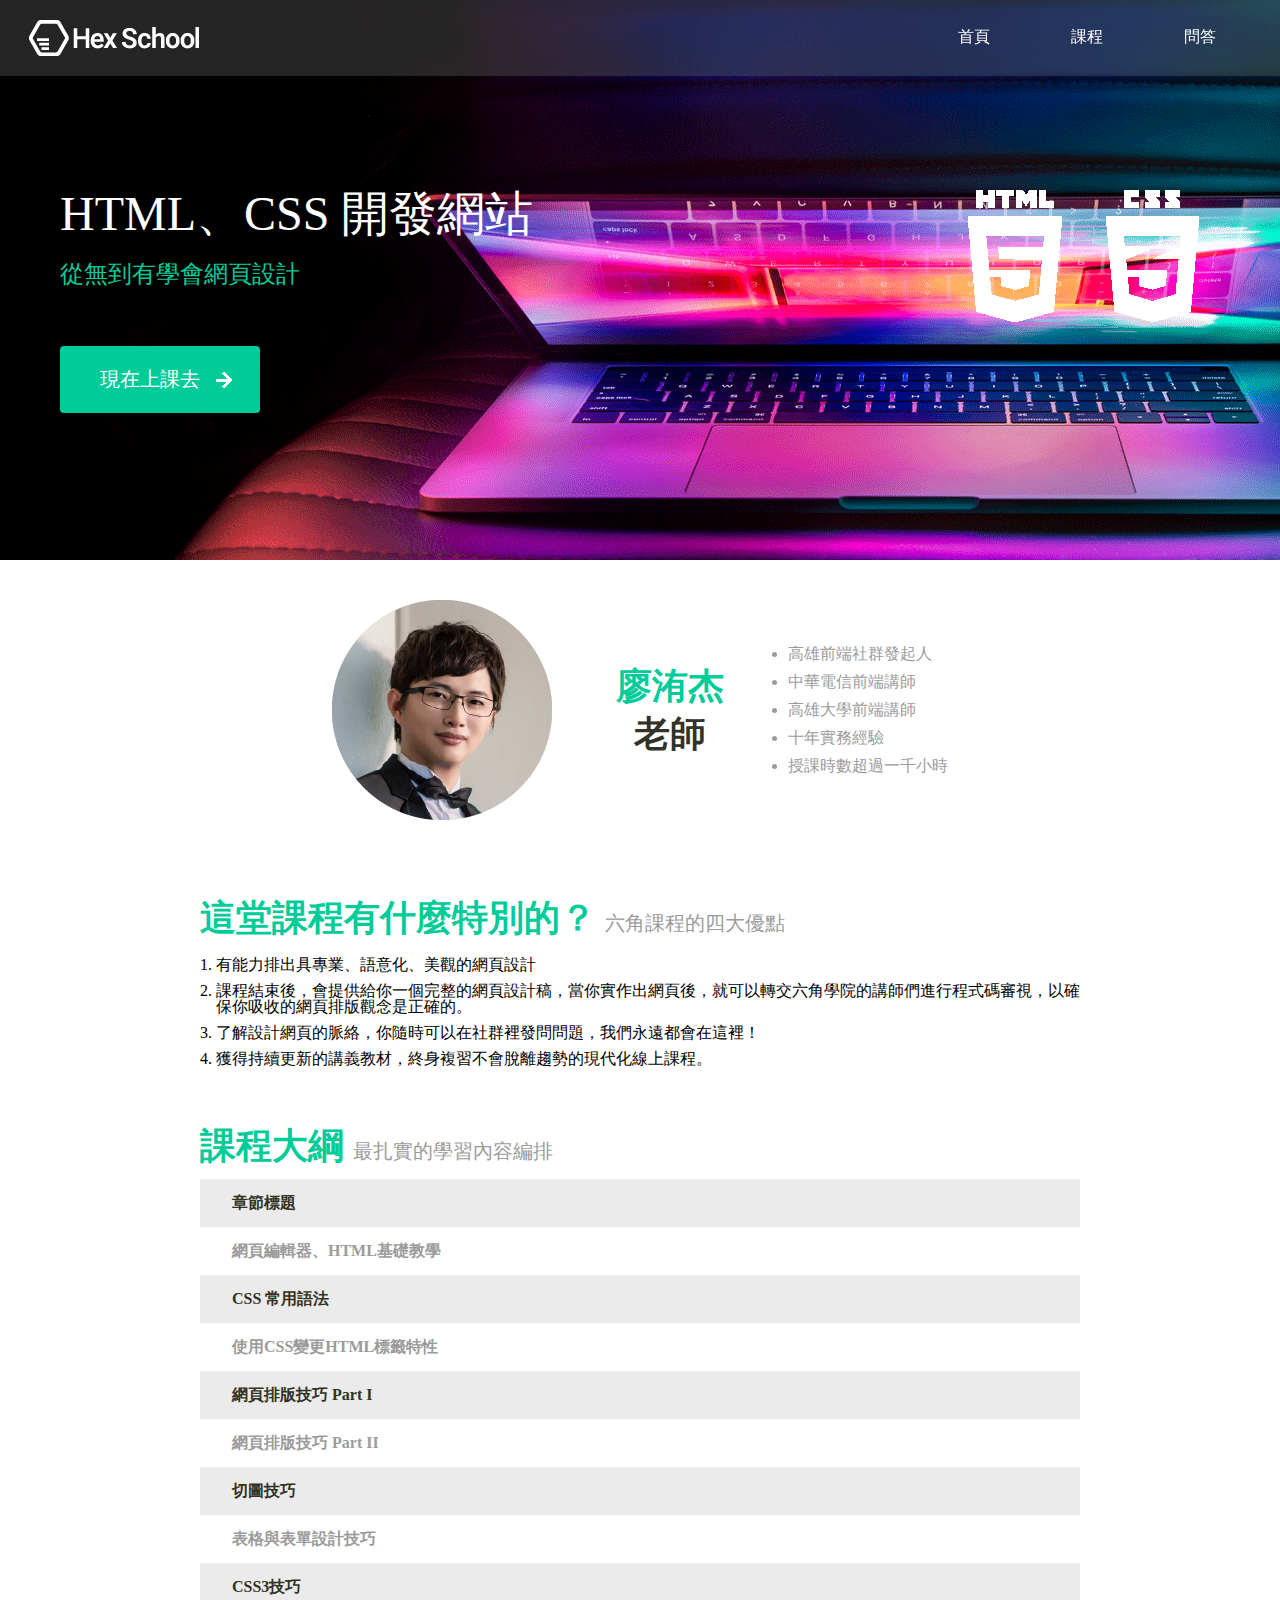
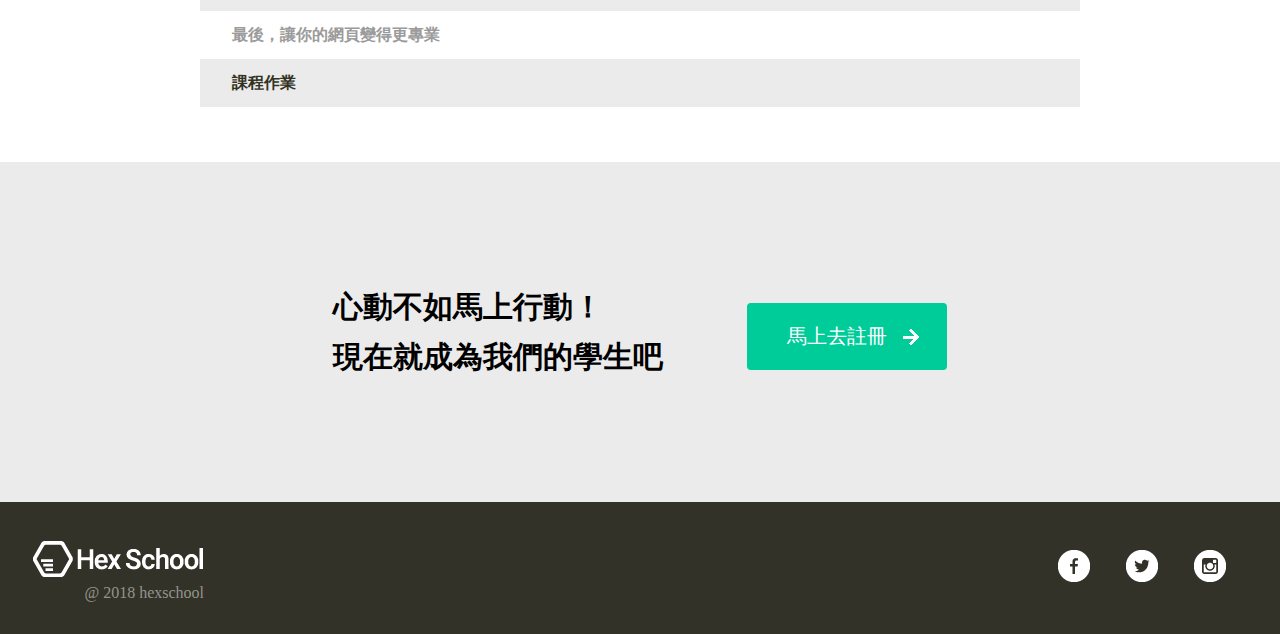
<file: course.html>
<!DOCTYPE html>
<html lang="zh-hang-TW">

<head>
    <meta charset="UTF-8">
    <title>使用html做網站 - 課程</title>
    <link rel="shortcut icon" href="./img/favicon.ico">
    <meta name='description' content='use html & css to build a website' />

    <meta property="og:title" content="使用HTML做網站" />
    <meta property="og:description" content="六角學院html課程final project">
    <meta property="og:type" content="website" />
    <meta property="og:image" content="FB的圖片" />

    <link href="./img/logo.png" rel="apple-touch-icon" />
    <!-- <meta name="viewport" content="width=device-width, initial-scale=1.0"> -->
    <meta http-equiv="X-UA-Compatible" content="ie=edge">
    <link rel="stylesheet" href="css/all.css">

</head>

<body>
    <div class="wrap">
        <header class="clearfix">
            <a href="index.html" class="logo">HexSchool logo</a>
            <ul class="topMenu">
                <li> <a href="index.html">首頁</a> </li>
                <li> <a href="course.html">課程</a> </li>
                <li> <a href="faq.html">問答</a> </li>
            </ul>
        </header>
        <div class="banner-course clearfix">
            <div class="stamp-container">
                <img src="img/html_icon.png" alt="html5 icon" class="stamp">
                <img src="img/css_icon.png" alt="css3 icon" class="stamp">
            </div>
            <h1>HTML、CSS 開發網站</h1>
            <p>從無到有學會網頁設計</p>
            <input type="button" onClick="window.location.href='index.html'" value="現在上課去" class="btn btn-with-arrow btn-in-banner">
        </div>

        <div class="main-3quarter">
            <div class="teacher clearfix">
                <img src="img/teacher.png" alt="廖洧杰 老師" class="teacher-pic">
                <div class="teacher-name">
                    <p>廖洧杰</p>
                    <p>老師</p>
                </div>
                <ul class="teacher-exp">
                    <li>高雄前端社群發起人</li>
                    <li>中華電信前端講師</li>
                    <li>高雄大學前端講師 </li>
                    <li>十年實務經驗</li>
                    <li>授課時數超過一千小時</li>
                </ul>
            </div>
            <div class="introduce">
                <h1>這堂課程有什麼特別的？</h1>
                <h2>六角課程的四大優點</h2>
                <ol>
                    <li>有能力排出具專業、語意化、美觀的網頁設計</li>
                    <li>課程結束後，會提供給你一個完整的網頁設計稿，當你實作出網頁後，就可以轉交六角學院的講師們進行程式碼審視，以確保你吸收的網頁排版觀念是正確的。</li>
                    <li>了解設計網頁的脈絡，你隨時可以在社群裡發問問題，我們永遠都會在這裡！</li>
                    <li>獲得持續更新的講義教材，終身複習不會脫離趨勢的現代化線上課程。</li>
                </ol>
            </div>
            <div class="syllabus">
                <h1>課程大綱</h1>
                <h2>最扎實的學習內容編排</h2>
                <ul>
                    <li class='bg-gray'>章節標題</li>
                    <li>網頁編輯器、HTML基礎教學</li>
                    <li class='bg-gray'>CSS 常用語法</li>
                    <li>使用CSS變更HTML標籤特性</li>
                    <li class='bg-gray'>網頁排版技巧 Part I</li>
                    <li>網頁排版技巧 Part II</li>
                    <li class='bg-gray'>切圖技巧</li>
                    <li>表格與表單設計技巧</li>
                    <li class='bg-gray'>CSS3技巧</li>
                    <li>最後，讓你的網頁變得更專業</li>
                    <li class='bg-gray'>課程作業</li>
                </ul>
            </div>
        </div>
        <div class="register">
            <div class="register-container">
                <p>心動不如馬上行動！<br>現在就成為我們的學生吧</p>
                <input type="submit" onClick="window.location.href='index.html'" value="馬上去註冊" class="btn btn-with-arrow">
            </div>
        </div>

        <footer class="clearfix">
            <div class="copyright">
                <img src="img/logo.png" alt="HexSchool Logo">
                <p>@ 2018 hexschool</p>
            </div>
            <ul class="socialContact">
                <li> <a href="#">
                        <img src="img/fb_logo.png" alt="facebook">
                    </a>
                </li>
                <li>
                    <a href="#">
                        <img src="img/twitter_logo.png" alt="twitter">
                    </a>
                </li>
                <li>
                    <a href="#">
                        <img src="img/ig_logo.png" alt="instagram">
                    </a>
                </li>
            </ul>
        </footer>
    </div>
</body>

</html>
</file>
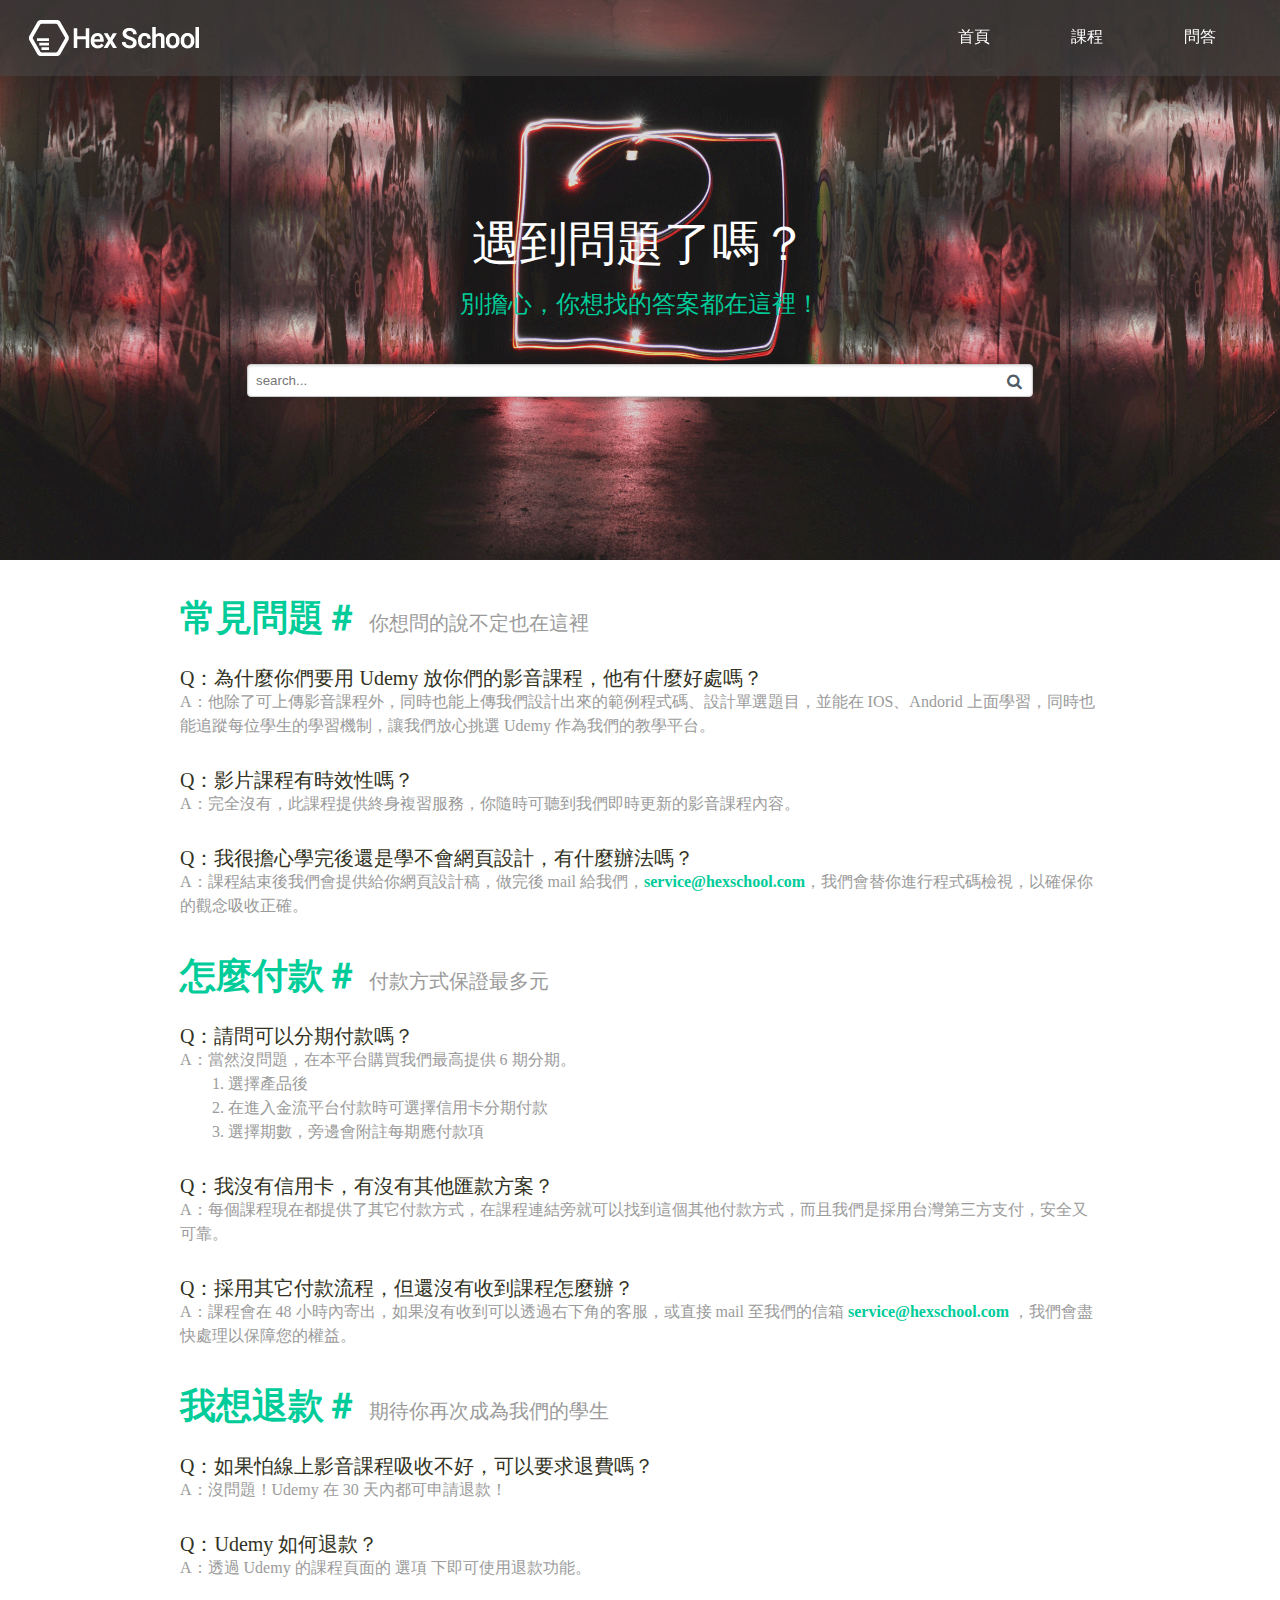
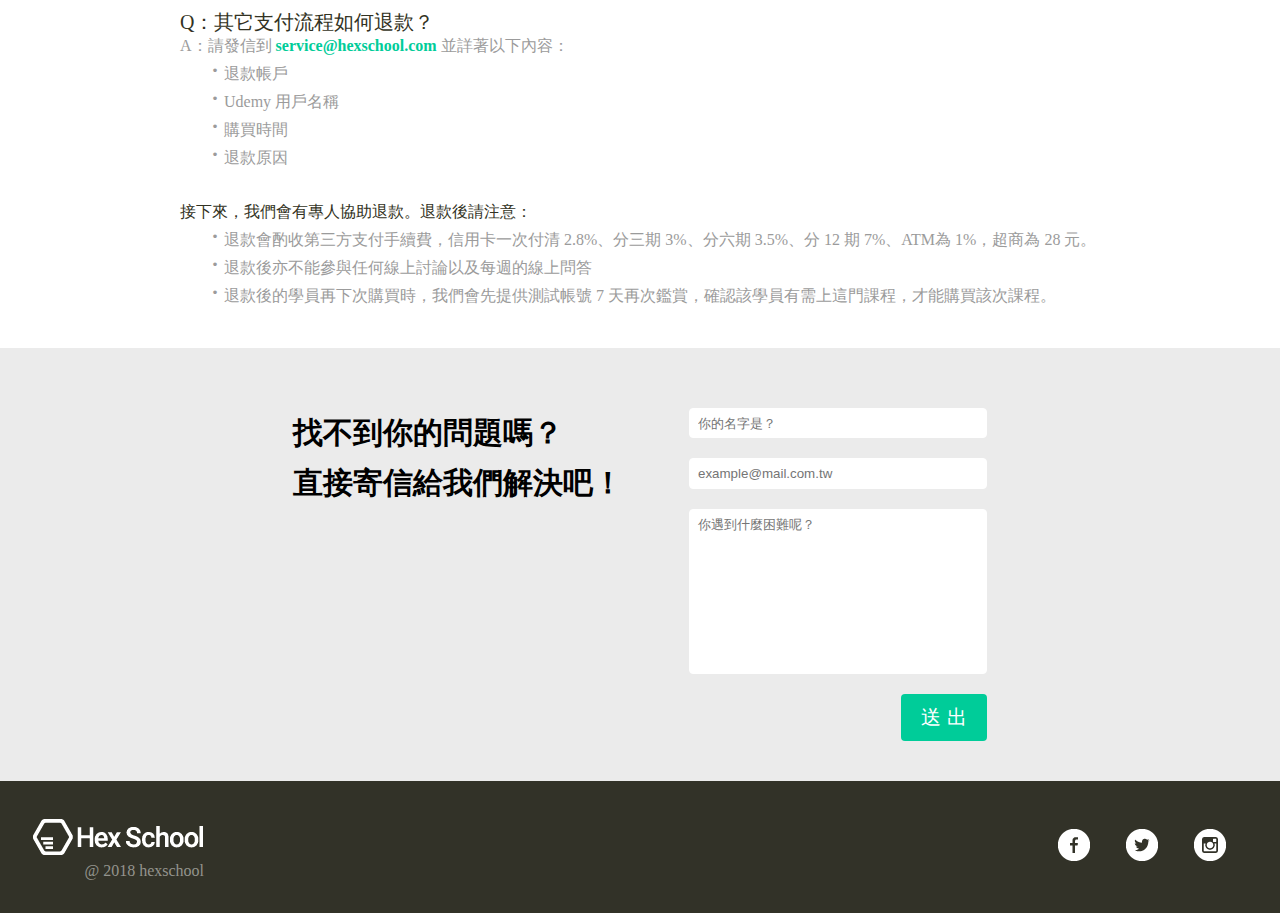
<file: faq.html>
<!DOCTYPE html>
<html lang="zh-hang-TW">

<head>
    <meta charset="UTF-8">
    <title>使用html做網站 - FAQ</title>

    <link rel="shortcut icon" href="./img/favicon.ico">
    <meta name='description' content='use html & css to build a website' />

    <meta property="og:title" content="使用HTML做網站" />
    <meta property="og:description" content="六角學院html課程final project">
    <meta property="og:type" content="website" />
    <meta property="og:image" content="FB的圖片" />

    <link href="./img/logo.png" rel="apple-touch-icon" />
    <!-- <meta name="viewport" content="width=device-width, initial-scale=1.0"> -->
    <meta http-equiv="X-UA-Compatible" content="ie=edge">
    <link rel="stylesheet" href="https://cdnjs.cloudflare.com/ajax/libs/font-awesome/4.7.0/css/font-awesome.min.css">
    <link rel="stylesheet" href="css/all.css">

</head>

<body>
    <div class="wrap">
        <header class="clearfix">
            <a href="index.html" class="logo">HexSchool logo</a>
            <ul class="topMenu">
                <li> <a href="index.html">首頁</a> </li>
                <li> <a href="course.html">課程</a> </li>
                <li> <a href="faq.html">問答</a> </li>
            </ul>
        </header>
        <div class="banner-faq clearfix">
            <h1>遇到問題了嗎？</h1>
            <p>別擔心，你想找的答案都在這裡！</p>
            <form class="search-container">
                <input type="search" name="search" placeholder="search...">
                <button type="submit" class="fa fa-search">
            </form>

        </div>

        <div class="main-3quarter">
            <div class="QA_general">
                <h1>常見問題＃</h1>
                <h2>你想問的說不定也在這裡</h2>
                <div class="QA_box">
                    <p class="question">Q：為什麼你們要用 Udemy 放你們的影音課程，他有什麼好處嗎？</p>
                    <p>A：他除了可上傳影音課程外，同時也能上傳我們設計出來的範例程式碼、設計單選題目，並能在 IOS、Andorid 上面學習，同時也能追蹤每位學生的學習機制，讓我們放心挑選 Udemy
                        作為我們的教學平台。
                    </p>
                </div>
                <div class="QA_box">
                    <p class="question">Q：影片課程有時效性嗎？</p>
                    <p>A：完全沒有，此課程提供終身複習服務，你隨時可聽到我們即時更新的影音課程內容。
                    </p>
                </div>
                <div class="QA_box">
                    <p class="question">Q：我很擔心學完後還是學不會網頁設計，有什麼辦法嗎？</p>
                    <p>A：課程結束後我們會提供給你網頁設計稿，做完後 mail 給我們，<a href="mailto:service@hexschool.com" target="_top" class="mailto">service@hexschool.com</a>，我們會替你進行程式碼檢視，以確保你的觀念吸收正確。</p>
                </div>
            </div>

            <div class="QA_pay">
                <h1>怎麼付款＃</h1>
                <h2>付款方式保證最多元</h2>
                <div class="QA_box">
                    <p class="question">Q：請問可以分期付款嗎？</p>
                    <p>A：當然沒問題，在本平台購買我們最高提供 6 期分期。</p>
                    <ol>
                        <li>選擇產品後</li>
                        <li>在進入金流平台付款時可選擇信用卡分期付款</li>
                        <li>選擇期數，旁邊會附註每期應付款項</li>
                    </ol>
                </div>
                <div class="QA_box">
                    <p class="question">Q：我沒有信用卡，有沒有其他匯款方案？</p>
                    <p>A：每個課程現在都提供了其它付款方式，在課程連結旁就可以找到這個其他付款方式，而且我們是採用台灣第三方支付，安全又可靠。</p>
                </div>
                <div class="QA_box">
                    <p class="question">Q：採用其它付款流程，但還沒有收到課程怎麼辦？</p>
                    <p>A：課程會在 48 小時內寄出，如果沒有收到可以透過右下角的客服，或直接 mail 至我們的信箱 <a href="mailto:service@hexschool.com" target="_top"
                            class="mailto">service@hexschool.com</a>
                        ，我們會盡快處理以保障您的權益。</p>
                </div>
            </div>

            <div class="QA_refund">
                <h1>我想退款＃</h1>
                <h2>期待你再次成為我們的學生</h2>
                <div class="QA_box">
                    <p class="question">Q：如果怕線上影音課程吸收不好，可以要求退費嗎？</p>
                    <p>A：沒問題！Udemy 在 30 天內都可申請退款！</p>
                </div>
                <div class="QA_box">
                    <p class="question">Q：Udemy 如何退款？</p>
                    <p>A：透過 Udemy 的課程頁面的 選項 下即可使用退款功能。</p>
                </div>
                <div class="QA_box">
                    <p class="question">Q：其它支付流程如何退款？</p>
                    <p>A：請發信到 <a href="mailto:service@hexschool.com" target="_top" class="mailto">service@hexschool.com</a>
                        並詳著以下內容：</p>
                    <ul>
                        <li>退款帳戶</li>
                        <li>Udemy 用戶名稱</li>
                        <li>購買時間</li>
                        <li>退款原因</li>
                    </ul>
                    <p class="refund-alert">接下來，我們會有專人協助退款。退款後請注意：</p>
                    <ul>
                        <li>退款會酌收第三方支付手續費，信用卡一次付清 2.8%、分三期 3%、分六期 3.5%、分 12 期 7%、ATM為 1%，超商為 28 元。</li>
                        <li>退款後亦不能參與任何線上討論以及每週的線上問答</li>
                        <li>退款後的學員再下次購買時，我們會先提供測試帳號 7 天再次鑑賞，確認該學員有需上這門課程，才能購買該次課程。</li>
                    </ul>
                </div>
            </div>
        </div>

        <div class="QA-form">
            <div class="QA-form-container clearfix">
                <p>找不到你的問題嗎？<br>直接寄信給我們解決吧！</p>
                <form>
                    <input type="text" name="name" placeholder="你的名字是？">
                    <input type="text" name="email" placeholder="example@mail.com.tw">
                    <textarea name="comments" placeholder="你遇到什麼困難呢？" cols="45" rows="10"></textarea>
                    <input type="submit" value="送 出" class="btn">
                </form>
            </div>
        </div>

        <footer class="clearfix">
            <div class="copyright">
                <img src="img/logo.png" alt="HexSchool Logo">
                <p>@ 2018 hexschool</p>
            </div>
            <ul class="socialContact">
                <li> <a href="#">
                        <img src="img/fb_logo.png" alt="facebook">
                    </a>
                </li>
                <li>
                    <a href="#">
                        <img src="img/twitter_logo.png" alt="twitter">
                    </a>
                </li>
                <li>
                    <a href="#">
                        <img src="img/ig_logo.png" alt="instagram">
                    </a>
                </li>
            </ul>
        </footer>
    </div>
</body>

</html>
</file>
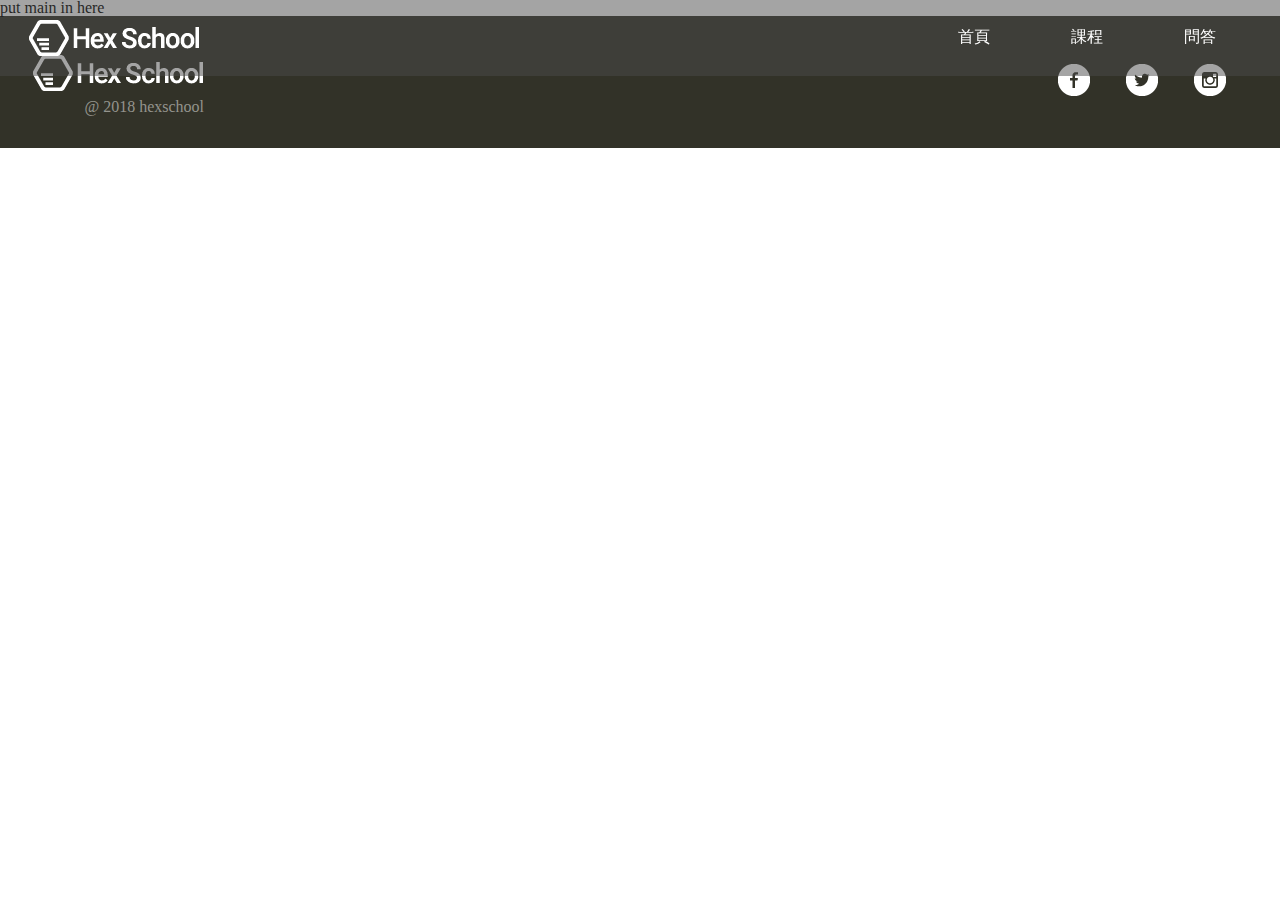
<file: lay_out.html>
<!DOCTYPE html>
<html lang="zh-hang-TW">

<head>
    <meta charset="UTF-8">
    <meta name="viewport" content="width=device-width, initial-scale=1.0">
    <meta http-equiv="X-UA-Compatible" content="ie=edge">
    <link rel="stylesheet" href="css/all.css">
    <title>使用html做網站</title>
</head>

<body>
    <div class="wrap">
        <header class="clearfix">
            <a href="index.html" class="logo">HexSchool logo</a>
            <ul class="topMenu">
                <li> <a href="index.html">首頁</a> </li>
                <li> <a href="course.html">課程</a> </li>
                <li> <a href="faq.html">問答</a> </li>
            </ul>
        </header>
        <div class="box">
            <p>put main in here</p>
        </div>
        <footer class="clearfix">
            <div class="copyright">
                <img src="img/logo.png" alt="HexSchool Logo">
                <p>@ 2018 hexschool</p>
            </div>
            <ul class="socialContact">
                <li> <a href="#">
                        <img src="img/fb_logo.png" alt="facebook">
                    </a>
                </li>
                <li>
                    <a href="#">
                        <img src="img/twitter_logo.png" alt="twitter">
                    </a>
                </li>
                <li>
                    <a href="#">
                        <img src="img/ig_logo.png" alt="instagram">
                    </a>
                </li>
            </ul>
        </footer>
    </div>
</body>

</html>
</file>
<file: css/all.css>
/* http://meyerweb.com/eric/tools/css/reset/ 
   v2.0 | 20110126
   License: none (public domain)
*/

html,
body,
div,
span,
applet,
object,
iframe,
h1,
h2,
h3,
h4,
h5,
h6,
p,
blockquote,
pre,
a,
abbr,
acronym,
address,
big,
cite,
code,
del,
dfn,
em,
img,
ins,
kbd,
q,
s,
samp,
small,
strike,
strong,
sub,
sup,
tt,
var,
b,
u,
i,
center,
dl,
dt,
dd,
ol,
ul,
li,
fieldset,
form,
label,
legend,
table,
caption,
tbody,
tfoot,
thead,
tr,
th,
td,
article,
aside,
canvas,
details,
embed,
figure,
figcaption,
footer,
header,
hgroup,
menu,
nav,
output,
ruby,
section,
summary,
time,
mark,
audio,
video {
    margin: 0;
    padding: 0;
    border: 0;
    font-size: 100%;
    font: inherit;
    vertical-align: baseline;
}

/* HTML5 display-role reset for older browsers */
article,
aside,
details,
figcaption,
figure,
footer,
header,
hgroup,
menu,
nav,
section {
    display: block;
}

body {
    line-height: 1;
}

ol,
ul {
    list-style: none;
}

blockquote,
q {
    quotes: none;
}

blockquote:before,
blockquote:after,
q:before,
q:after {
    content: '';
    content: none;
}

table {
    border-collapse: collapse;
    border-spacing: 0;
}


input[type=search]::-webkit-search-decoration,
input[type=search]::-webkit-search-cancel-button,
input[type=search]::-webkit-search-results-button,
input[type=search]::-webkit-search-results-decoration {
    display: none;
}

input[type=search] {
    /* the webkit overrides need to stay at the top */
    -webkit-appearance: textfield;
    -webkit-box-sizing: content-box;
    /* your styles here */
}

/*
css reset end
*********************************************************************/

/********************************************************************* 
global css setting  
*/
.wrap {
    font-family: Microsoft JhengHei;
    font-size: 16px;
    box-sizing: border-box;
}

.clearfix {
    clear: both;
}

.btn {
    background: #00cc99;
    background: #00cc99;
    font-size: 20px;
    color: #fff;
    border-style: none;
    border-radius: 4px;
    cursor: pointer;
    padding: 10px 20px;
}

.btn:hover {
    background: #4f6ef7;
}

.btn-with-arrow {
    background: #00cc99 url('../img/arrow.png') no-repeat 85% center;
    padding: 1em 3em 1em 2em;
}

.btn-with-arrow:hover {
    background: #4f6ef7 url('../img/arrow.png') no-repeat 85% center;
}

.btn-in-banner {
    margin-left: 60px;
}

/********************************************************************* 
layout css setting  
*/
header {
    background: rgba(74, 74, 74, 0.5);
    position: fixed;
    height: 76px;
    width: 100%;
}

.logo {
    display: block;
    height: 76px;
    background: url('../img/logo.png') no-repeat left center;
    margin-left: 24px;
    overflow: hidden;
    text-indent: 101%;
    white-space: nowrap;
}

.topMenu {
    position: absolute;
    float: right;
    top: 0;
    right: 0;
    margin-right: 24px;
}

.topMenu li {
    float: left;
    margin: 0 12px;
    padding: 28.5px;
    /* border: 1px solid #000; */
}

.topMenu a {
    color: #fff;
    text-decoration: none;
}

.topMenu li:hover,
.topMenu li:focus {
    border-bottom: 5px solid #00cc99;
}

footer {
    background: #323228;
    /* position: relative; */
    height: 132px;
}

footer::before {
    /* use pseudo ele to make vetical-align middle */
    content: '';
    width: 0;
    height: 100%;
    display: inline-block;
    position: relative;
    vertical-align: middle;
    background: #000;
}

.copyright {
    width: 176px;
    /*img 180*46*/
    color: #94948d;
    text-align: right;
    margin-left: 24px;
    display: inline-block;
    vertical-align: middle;
}

.socialContact {
    float: right;
    margin-right: 36px;
    /* display: inline-block;
    vertical-align: middle; */
}

.socialContact li {
    float: left;
    padding: 48px 0;
    margin: 0 18px;
}

.socialContact a:hover {
    border-bottom: 1px dotted #fff;
}

.main-3quarter {
    max-width: 75%;
    margin: 0 auto;
    text-align: left;
}

.main-3quarter h1 {
    display: inline-block;
    color: #00cc99;
    font-size: 36px;
    font-weight: bold;
}

.main-3quarter h2 {
    display: inline-block;
    color: #9b9b9b;
    font-size: 20px;
    margin-left: 5px;
}

/********************************************************************* 
homepage css setting  
*/
.banner-index {
    height: 560px;
    background: #202020 url('../img/banner.jpg') no-repeat left center;
}

.banner-index h1 {
    color: #00cc99;
    font-size: 48px;
    line-height: 72px;
    padding: 190px 0 60px 60px;
}


.course-list {
    /* background: lightgray; */
    padding-top: 20px;
}

.title {
    font-size: 36px;
    color: #00cc99;
    display: inline;
    margin-left: 60px;
}

.subtitle {
    display: inline;
    font-size: 20px;
    color: #555550;
    margin-left: 16px;
}

.more-course {
    float: right;
    margin-right: 60px;
    text-decoration: none;
    color: #00cc99;
    border: 2px solid #00cc99;
    border-radius: 10%;
    padding: 8px 16px;
}

.more-course:hover {
    color: #4f6ef7;
    border: 2px solid #4f6ef7;
}

.course-container {
    text-align: center;
}

.course-items {
    display: inline-block;
    width: 230px;
    height: 230px;
    background: #fff;
    margin: 50px 18px;
    padding: 2em;
    box-shadow: 1px 5px 5px 2px rgba(90, 90, 90, 0.3);
}

.course-items h3 {
    font-size: 20px;
    margin: 10px auto;
}

.course-items p {
    font-size: 16px;
    color: #8d8d8d;
    line-height: 1.25em;
    text-align: left;
}

.course-compare {
    margin-bottom: 10px;
}

table {
    width: 80%;
    max-width: 80%;
    margin: 32px auto;
}

thead {
    background: #ebebeb;
}

th,
td {
    padding: 10px;
    text-align: center;
    border-bottom: 1px solid #ebebeb;
}

.better-one {
    color: #00cc99;
    font-weight: bold;
}

.subscribe {
    background: #ebebeb;
    text-align: center;
}

.subscribe-container {
    display: inline-block;
    padding: 120px 0;
}

.subscribe-container>p {
    margin: 0 30px;
    display: inline-block;
    font-size: 30px;
    font-weight: bold;
    line-height: 50px;
}

.subscribe-container>form {
    display: inline-block;
    width: 300px;
    margin: 0 30px;
    text-align: right;
    vertical-align: middle;
}

.subscribe-container input[type="text"],
.subscribe-container input[type="email"] {
    padding: 0.5em 0.6em;
    display: inline-block;
    border: 1px solid #fff;
    border-radius: 4px;
    vertical-align: middle;
    width: 280px;
    margin-bottom: 20px;
}

/*********************************************************************
course css setting  
*/

.banner-course {
    height: 560px;
    background: #000 url('../img/banner-2.jpg') no-repeat 10px -200px;
}

.banner-course h1 {
    color: #fff;
    font-size: 48px;
    padding: 190px 0 24px 60px;
}

.banner-course p {
    color: #00cc99;
    font-size: 24px;
    padding: 0px 0 60px 60px;
}

.stamp-container {
    float: right;
    margin-top: 190px;
}

.stamp {
    margin: 0px 40px 0px 0px;
}

.stamp:last-child {
    margin-right: 80px;
}

.teacher {
    text-align: center;
    padding: 40px 20px;
    margin: 0 auto;
}

.teacher-pic {
    display: inline-block;
    vertical-align: middle;
    padding: 0 20px;
}


.teacher-name {
    display: inline-block;
    vertical-align: middle;
    padding: 0 20px;
    margin: 0 20px;
}


.teacher-name p {
    font-size: 36px;
    font-weight: bold;
    margin: 12px 0;
    color: #00cc99;
}

.teacher-name p:last-child {
    color: #323228;
}

.teacher-exp {
    display: inline-block;
    vertical-align: middle;
    padding: 0 20px;
    text-align: left;
}

.teacher-exp>li {
    line-height: 1.75em;
    color: #9b9b9b;
    list-style-type: initial;
}

.introduce {
    padding: 40px;
    margin: 0 auto;
}

.introduce ol {
    display: block;
    list-style-type: decimal;
    margin-top: 1em;
    margin-bottom: 1em;
    margin-left: 1em;
}

.introduce li {
    padding: 5px 0;
}

.syllabus {
    padding: 0px 40px 40px 40px;
    margin: 0 auto;
}

.syllabus ul {
    margin: 15px 0;
    font-weight: bold;
}

.syllabus li {
    padding: 1em 2em;
    color: #9b9b9b;
}

.syllabus li.bg-gray {
    background-color: #ebebeb;
    color: #323223;
}


.register {
    background: #ebebeb;
    text-align: center;
}

.register-container {
    display: inline-block;
    padding: 120px 0;

}

.register-container>p {
    margin: 0 40px;
    display: inline-block;
    font-size: 30px;
    font-weight: bold;
    line-height: 50px;
    text-align: left;
}

.register-container>input {
    display: inline-block;
    margin: 0 40px;
    text-align: right;
    vertical-align: text-bottom;
}


/********************************************************************* 
faq css setting  
*/

.banner-faq {
    height: 560px;
    background: #2c2221 url('../img/banner-3.jpg') repeat-x center center;
    background-size: contain;
    text-align: center;
}

.banner-faq h1 {
    color: #fff;
    font-size: 48px;
    padding: 220px 0 24px 0px;
}

.banner-faq p {
    color: #00cc99;
    font-size: 24px;
    padding-bottom: 48px;
}

.search-container {
    position: relative;
}

.search-container input[type="search"] {
    padding: 0.6em 0.6em;
    display: inline-block;
    width: 60%;
    border: 1px solid #ccc;
    box-shadow: inset 0 1px 3px #ddd;
    border-radius: 4px;
    vertical-align: middle;
}

.search-container button {
    background: none;
    border: none;
    position: absolute;
    margin: 0.5em 0 0.5em -2em;
    z-index: 1;
    color: #4f5b66;
    cursor: pointer;
}

.mailto {
    color: #00cc99;
    text-decoration: none;
    font-weight: bold;
}
.mailto:hover{
    color: #4f6ef7;
}
.QA_box {
    color: #9b9b9b;
    line-height: 1.5em;
}

.QA_box .question {
    font-size: 20px;
    margin-top: 30px;
    color: #323223;
}

.refund-alert {
    margin-top: 30px;
    color: #323223;
}

.QA_general {
    padding: 40px 20px 0 20px;
    margin: 0 auto;
}

.QA_pay {
    padding: 40px 20px 0 20px;
    margin: 0 auto;
}

.QA_box ol {
    list-style: decimal;
    margin-left: 3em;
}

/* .QA_box ul{ 
    list-style-type: disc;
    margin-left: 3em;
} */

.QA_box ul li:before {
    content: "·";
    font-size: 30px;
    vertical-align: text-bottom;
    margin-left: 1em;
    margin-right: 4px;
}


.QA_refund {
    padding: 40px 20px;
    margin: 0 auto;
}

.QA-form {
    background: #ebebeb;
    text-align: center;
}

.QA-form-container {
    display: inline-block;
    padding: 60px 0 40px 0;
}

.QA-form-container>p {
    margin: 0 30px;
    display: inline-block;
    font-size: 30px;
    font-weight: bold;
    line-height: 50px;
    text-align: left;
}

.QA-form-container>form {
    display: inline-block;
    width: 300px;
    margin: 0 30px;
    text-align: right;
    vertical-align: top;
}

.QA-form-container input[type="text"],
.QA-form-container input[type="email"],
textarea {
    padding: 0.5em 0.6em;
    display: inline-block;
    border: 1px solid #fff;
    border-radius: 4px;
    vertical-align: middle;
    width: 280px;
    margin-bottom: 20px;
}

textarea {
    resize: none;
    /* close the resize Property */
}
</file>
